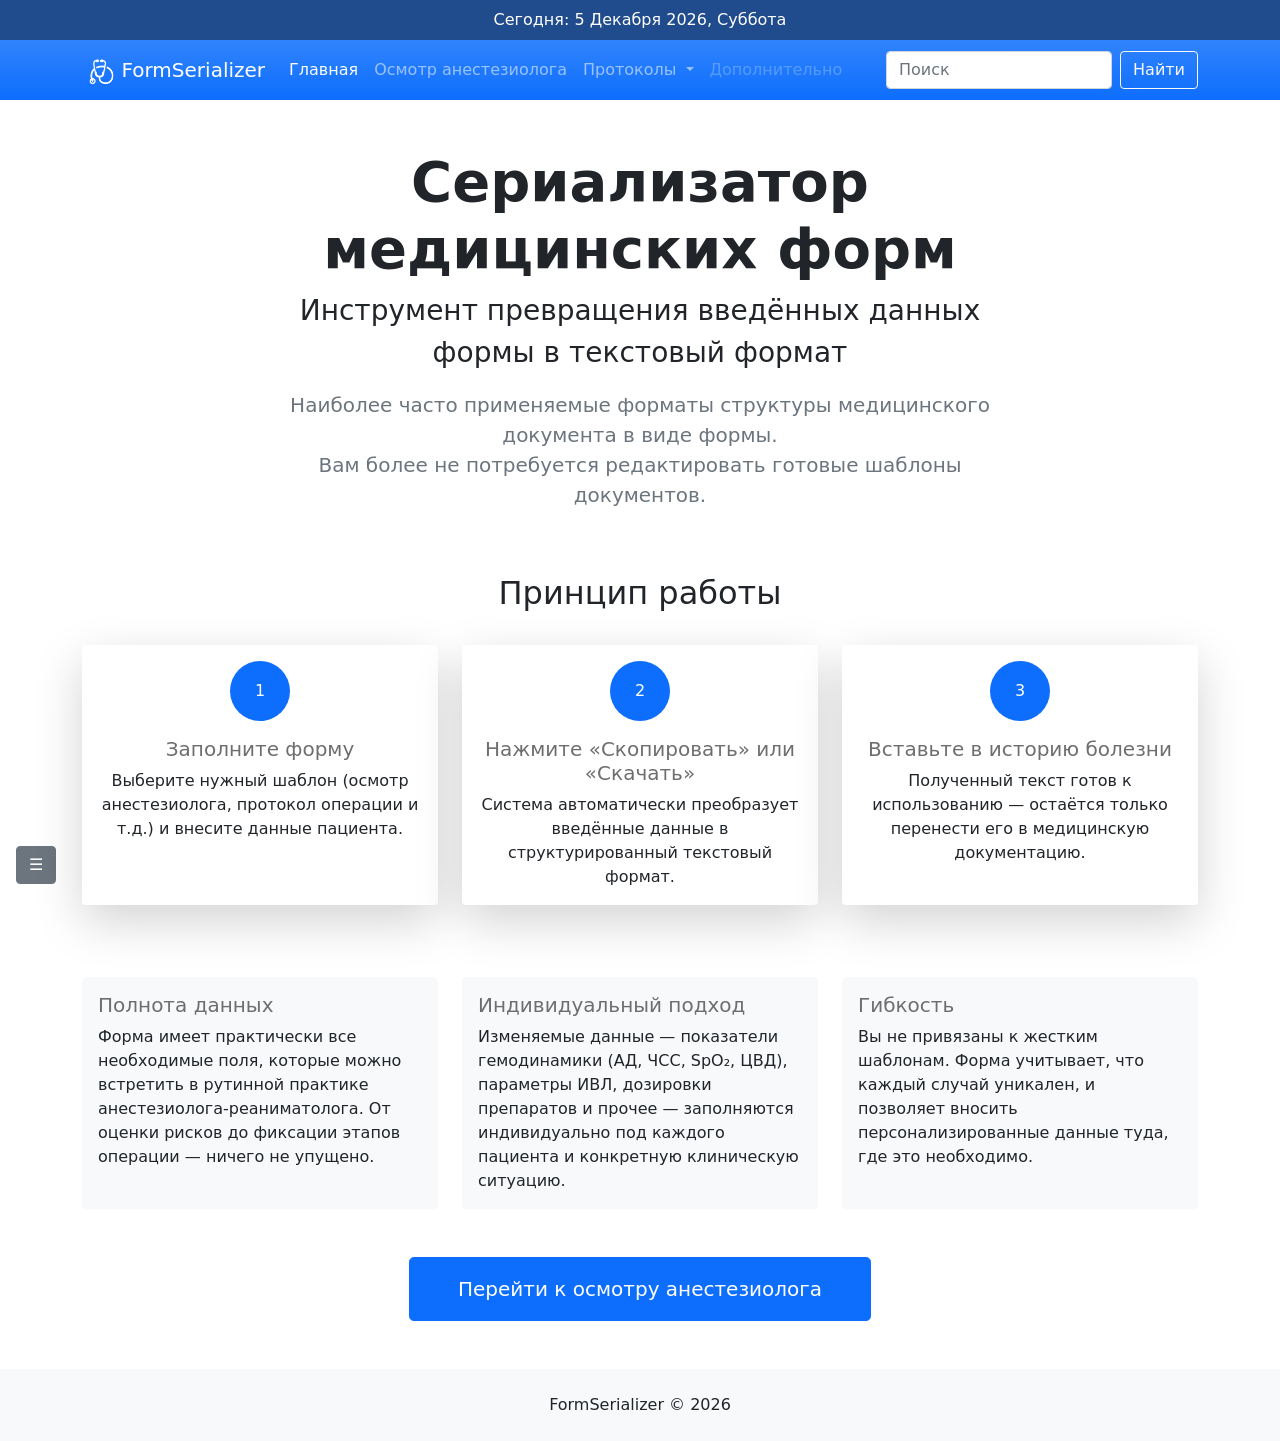
<file: index.html>
<!doctype html>
<html lang="ru">

<head>
  <meta charset="UTF-8" />
  <meta name="viewport" content="width=device-width, initial-scale=1.0" />
  <link rel="shortcut icon" href="img/icons/favicon.ico" />
  <link rel="stylesheet" type="text/css" href="css/lib/bootstrap.min.css" />
  <link rel="stylesheet" type="text/css" href="css/styles.css" />
  <title>Сериализатор медицинских форм</title>
</head>

<body>
  <header>
    <!-- Навигационная панель -->
    <div class="d-block px-3 py-2 text-center text-bold skippy" style="background-color: #083880; opacity: 90%">
      <a href="https://getbootstrap.com/" class="text-white text-decoration-none" id="upper-header-text">Работает с Bootstrap!</a>
    </div>
    <nav class="navbar navbar-expand-md navbar-dark bg-primary bg-gradient mb-4 py-0">
      <div class="container d-flex align-items-center">
        <!-- Логотип -->
        <a class="navbar-brand d-flex align-items-center" href="index.html">
          <img src="img/stethoscope_light.png" height="50px" alt="Изображение фонендоскопа" />FormSerializer
        </a>
        <!-- Ссылка на источник изображения: https://sergeychikin.ru/365/ Image by Сергей Чикин, brakodelnya@gmail.com-->

        <!-- Сворачиваемое меню  -->
        <div class="collapse navbar-collapse" id="navbarSupportedContent">
          <!-- Основные пункты меню (me-auto - выравнивание слева) -->
          <ul class="navbar-nav me-auto mb-2 mb-lg-0">
            <li class="nav-item">
              <a class="nav-link active" aria-current="page" href="index.html">Главная</a>
              <!-- Активная ссылка -->
            </li>
            <li class="nav-item">
              <a class="nav-link" href="anesth_consultation.html">Осмотр анестезиолога</a>
              <!-- Обычная ссылка -->
            </li>

            <!-- Выпадающее меню dropdown -->
            <li class="nav-item dropdown">
              <a class="nav-link dropdown-toggle" href="#" id="navbarDropdown" role="button" data-bs-toggle="dropdown"
                aria-expanded="false">
                Протоколы
              </a>
              <!-- Список выпадающего меню -->
              <ul id="main-menu-ul" class="dropdown-menu bg-light" aria-labelledby="navbarDropdown">
                <li><a class="dropdown-item" href="#">Протокол ЦВК</a></li>
                <li><a class="dropdown-item" href="#">Протокол артерия</a></li>
                <li><a class="dropdown-item" href="#">Протокол анестезии</a></li>
                <li>
                  <hr class="dropdown-divider" />
                  <!-- Разделитель пунктов меню -->
                </li>
                <li>
                  <a class="dropdown-item" href="#">Другие протоколы</a>
                </li>
              </ul>
            </li>

            <!-- Неактивная  ссылка -->
            <li class="nav-item">
              <a class="nav-link disabled" href="#" tabindex="-1" aria-disabled="true">Дополнительно</a>
            </li>
          </ul>

          <!-- Форма поиска как flex-контейнер -->
          <form class="d-flex" onsubmit="handleSearch(event)">
            <input class="form-control me-2" type="search" placeholder="Поиск" aria-label="Search">
            <button class="btn btn-outline-light" type="submit">
              Найти
            </button>
          </form>
        </div>
      </div>
    </nav>
  </header>

  <!-- Кнопка открытия бокового меню  -->
  <button class="btn btn-secondary position-fixed bottom-0 start-0 m-3" type="button" data-bs-toggle="offcanvas"
    data-bs-target="#sidebarMenu">
    ☰
  </button>

  <!-- Динамическое боковое меню offcanvas -->
  <div class="offcanvas offcanvas-start bg-light" id="sidebarMenu" aria-labelledby="sidebarLabel">
    <div class="offcanvas-header">
      <h5 class="offcanvas-title" id="sidebarLabel">Меню</h5>
      <button type="button" class="btn-close" data-bs-dismiss="offcanvas"></button>
    </div>
    <hr />
    <div class="offcanvas-body">
      <ul class="nav nav-pills flex-column mb-auto" id="menu-ul"></ul>
    </div>
  </div>

  <!-- ОСНОВНОЙ КОНТЕНТ  -->
  <main class="container my-5">
    <!-- Заголовок  -->
    <div class="row mb-5">
      <div class="col-lg-8 mx-auto text-center">
        <h1 class="display-4 fw-bold">Сериализатор медицинских форм</h1>
        <p class="lead fs-3">Инструмент превращения введённых данных формы в текстовый формат</p>
        <p class="fs-5 text-muted">
          Наиболее часто применяемые форматы структуры медицинского документа в виде формы.<br>
          Вам более не потребуется редактировать готовые шаблоны документов.
        </p>
      </div>
    </div>

    <!-- Как это работает  -->
    <div class="row mb-5">
      <div class="col-12 text-center mb-4">
        <h2 class="fw-semibold">Принцип работы</h2>
      </div>
      <div class="col-md-4 mb-4">
        <div class="card h-100 border-0 shadow-lg">
          <div class="card-body text-center">
            <div
              class="bg-primary text-white rounded-circle d-inline-flex align-items-center justify-content-center mb-3"
              style="width: 60px; height: 60px;">1</div>
            <h5 class="card-title">Заполните форму</h5>
            <p class="card-text">Выберите нужный шаблон (осмотр анестезиолога, протокол операции и т.д.) и внесите
              данные пациента.</p>
          </div>
        </div>
      </div>
      <div class="col-md-4 mb-4">
        <div class="card h-100 border-0 shadow-lg">
          <div class="card-body text-center">
            <div
              class="bg-primary text-white rounded-circle d-inline-flex align-items-center justify-content-center mb-3"
              style="width: 60px; height: 60px;">2</div>
            <h5 class="card-title">Нажмите «Скопировать» или «Скачать»</h5>
            <p class="card-text">Система автоматически преобразует введённые данные в структурированный текстовый
              формат.</p>
          </div>
        </div>
      </div>
      <div class="col-md-4 mb-4">
        <div class="card h-100 border-0 shadow-lg">
          <div class="card-body text-center">
            <div
              class="bg-primary text-white rounded-circle d-inline-flex align-items-center justify-content-center mb-3"
              style="width: 60px; height: 60px;">3</div>
            <h5 class="card-title">Вставьте в историю болезни</h5>
            <p class="card-text">Полученный текст готов к использованию — остаётся только перенести его в медицинскую
              документацию.</p>
          </div>
        </div>
      </div>
    </div>

    <!-- Дополнительная информация  -->
    <div class="row g-4">
      <div class="col-md-6 col-lg-4">
        <div class="card h-100 border-0 bg-light">
          <div class="card-body">
            <h5 class="card-title">Полнота данных</h5>
            <p class="card-text">Форма имеет практически все необходимые поля, которые можно встретить в рутинной
              практике анестезиолога-реаниматолога. От оценки рисков до фиксации этапов операции — ничего не упущено.
            </p>
          </div>
        </div>
      </div>
      <div class="col-md-6 col-lg-4">
        <div class="card h-100 border-0 bg-light">
          <div class="card-body">
            <h5 class="card-title">Индивидуальный подход</h5>
            <p class="card-text">Изменяемые данные — показатели гемодинамики (АД, ЧСС, SpO₂, ЦВД), параметры ИВЛ,
              дозировки препаратов и прочее — заполняются индивидуально под каждого пациента и конкретную клиническую
              ситуацию.</p>
          </div>
        </div>
      </div>
      <div class="col-md-6 col-lg-4">
        <div class="card h-100 border-0 bg-light">
          <div class="card-body">
            <h5 class="card-title">Гибкость</h5>
            <p class="card-text">Вы не привязаны к жестким шаблонам. Форма учитывает, что каждый случай уникален, и
              позволяет вносить персонализированные данные туда, где это необходимо.</p>
          </div>
        </div>
      </div>
    </div>

    <!-- button -->
    <div class="text-center mt-5">
      <a href="anesth_consultation.html" class="btn btn-primary btn-lg px-5 py-3">Перейти к осмотру анестезиолога</a>
    </div>
  </main>

  <!-- footer -->
  <footer class="bg-light py-4 mt-5">
    <div class="container text-center">
      FormSerializer © <span id="current-year"></span>
    </div>
  </footer>

  <!-- JS  -->
  <script src="js/lib/bootstrap.min.js"></script>
  <script src="js/source.js"></script>
  <script src="js/index_page_builder.js"></script>

</body>

</html>
</file>
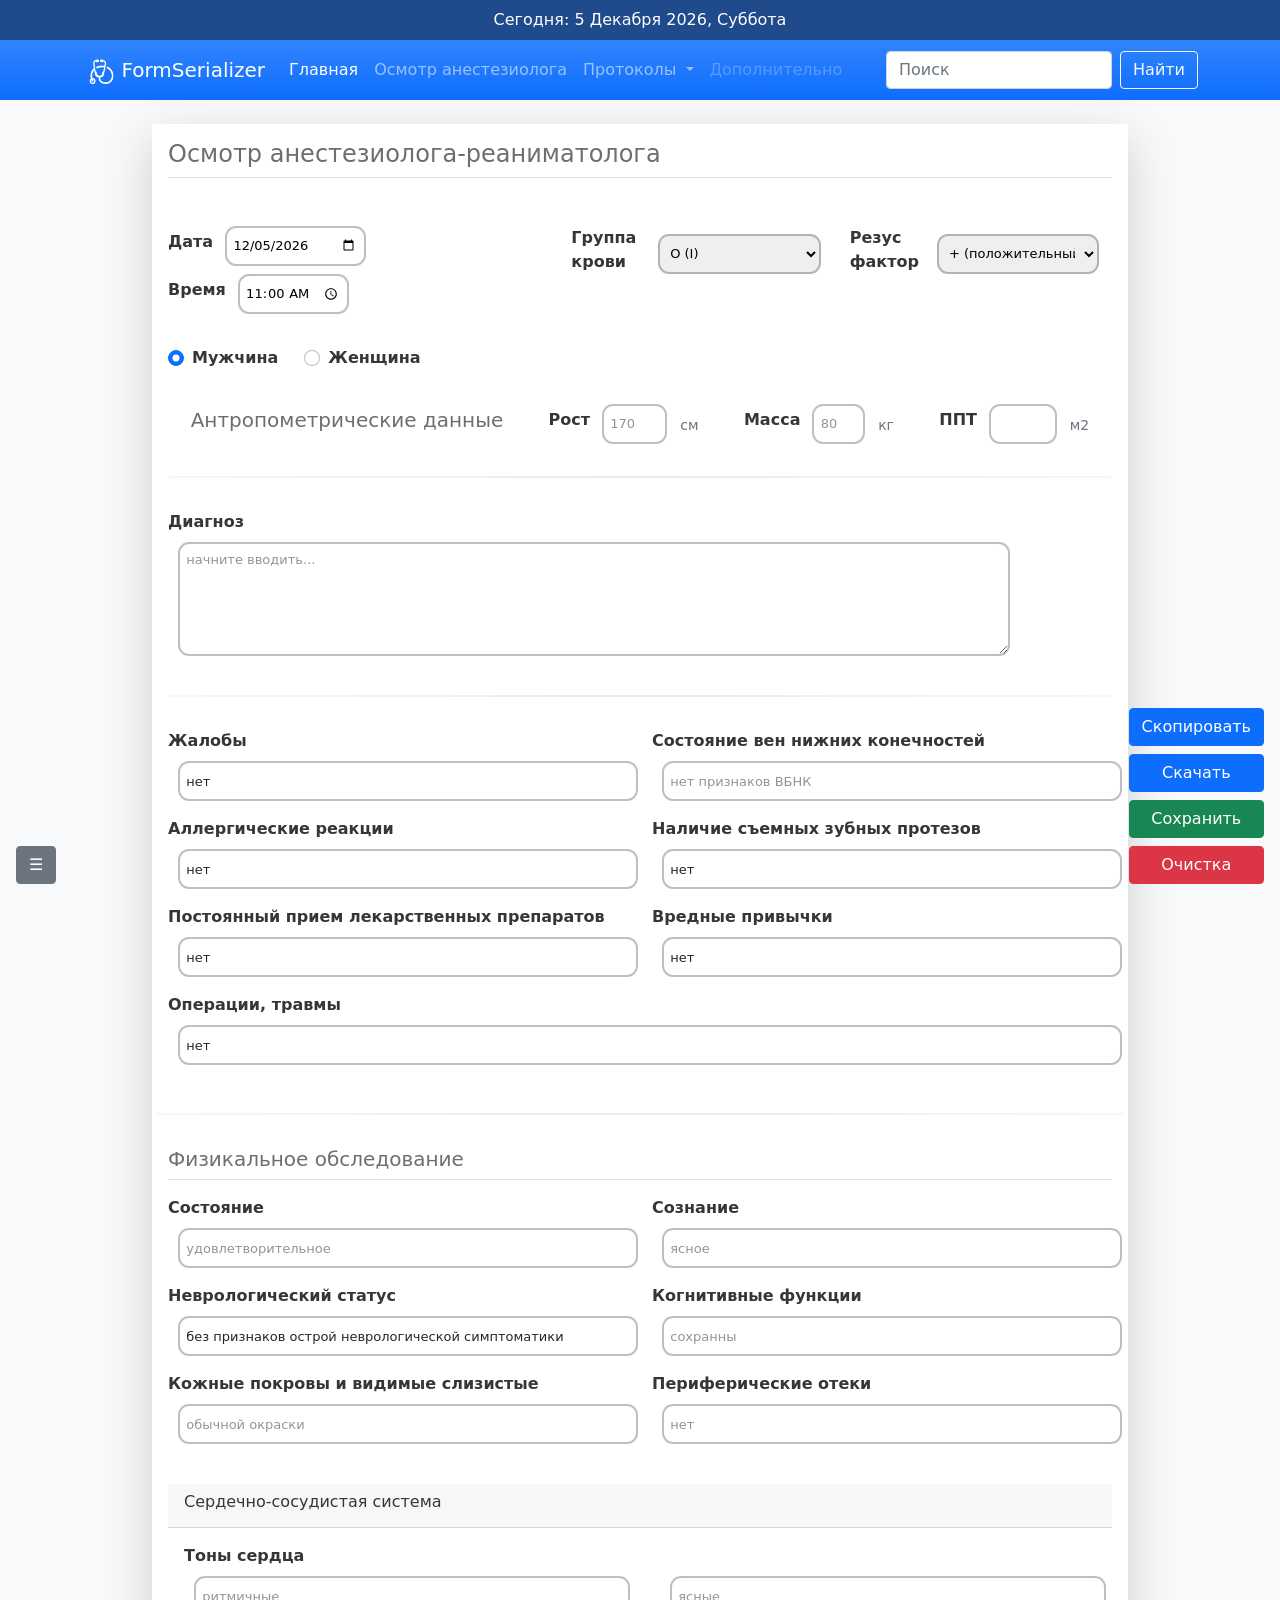
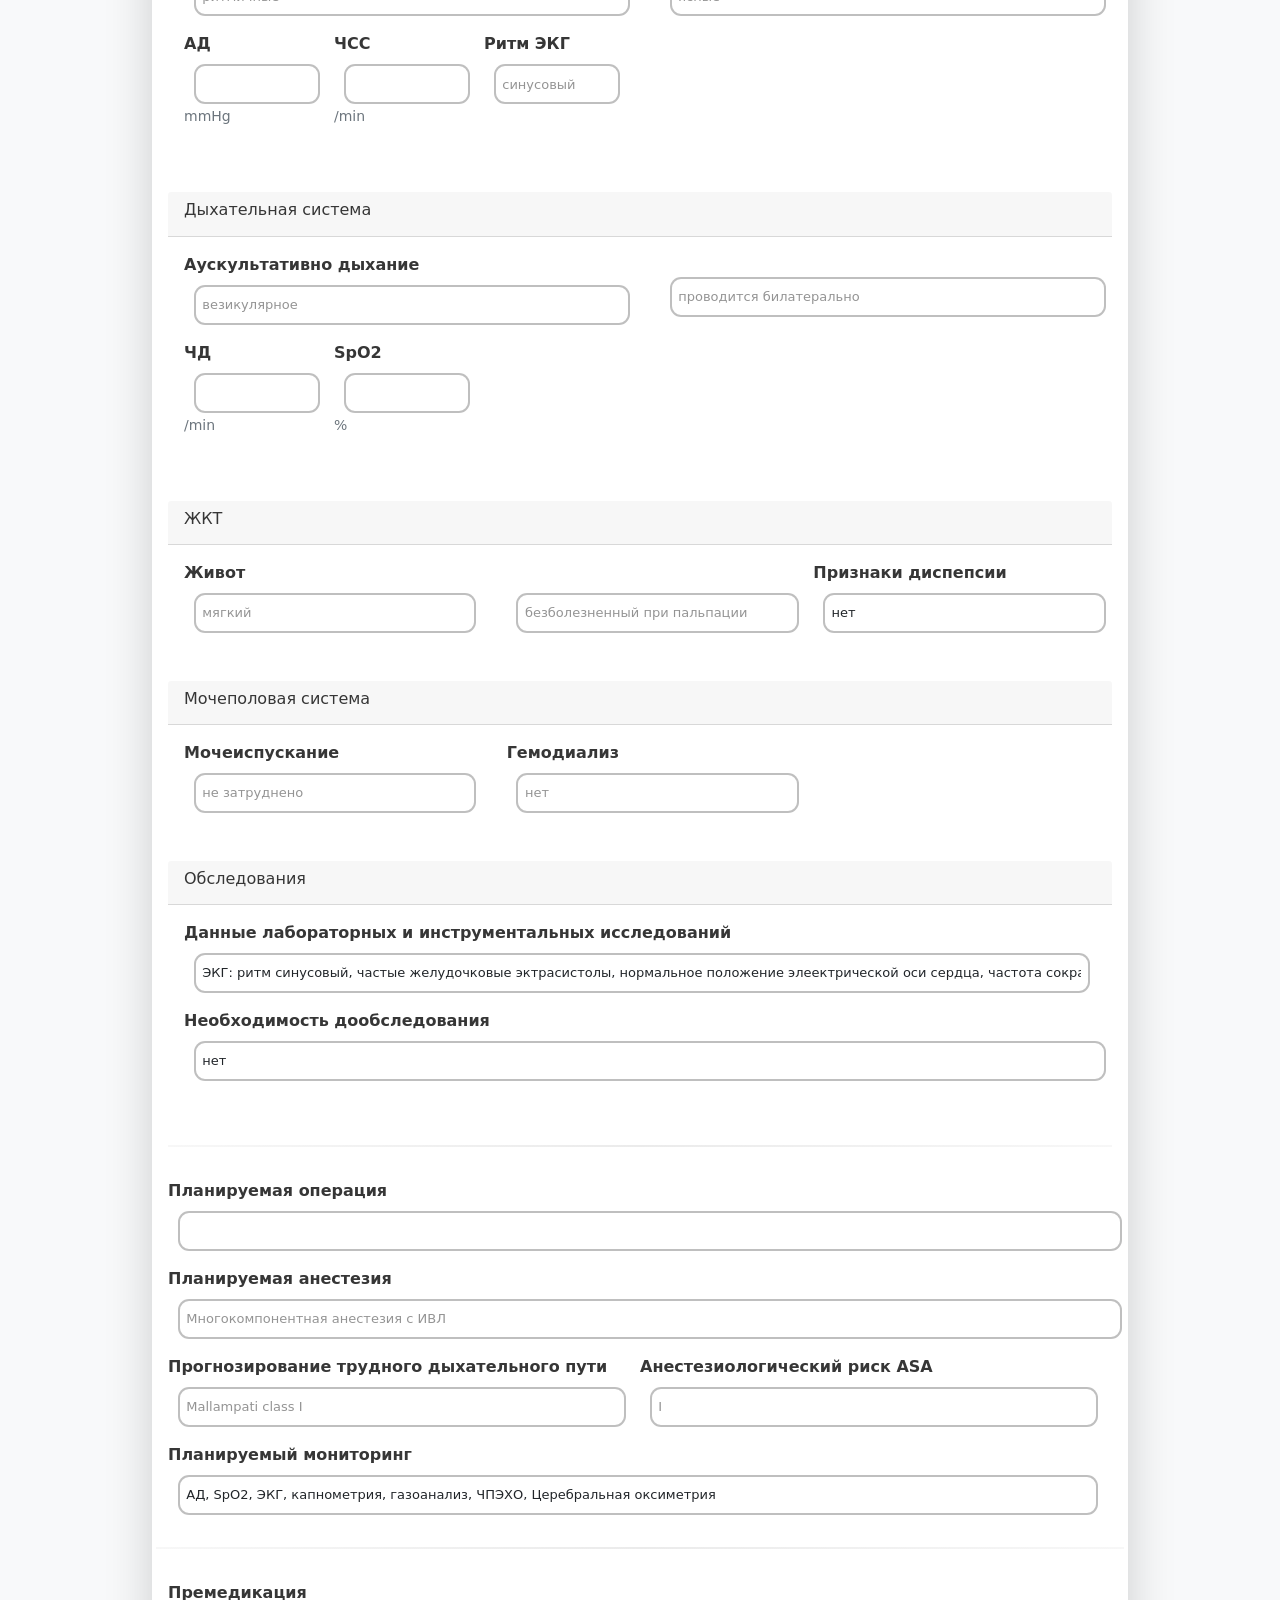
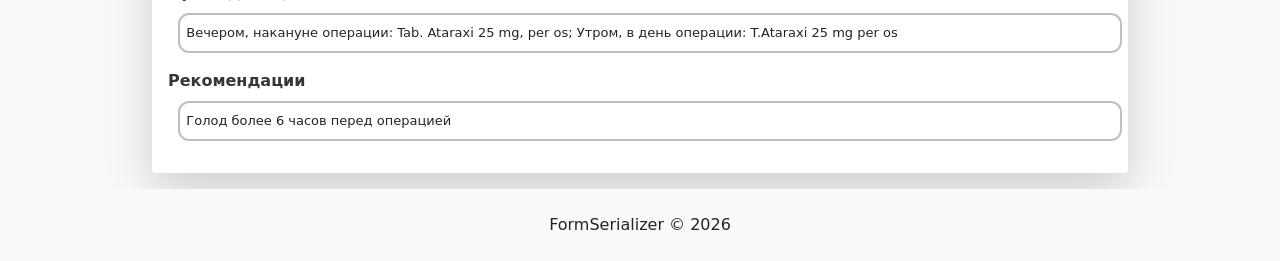
<file: anesth_consultation.html>
<!doctype html>
<html lang="ru">

<head>
  <meta charset="UTF-8" />
  <meta name="viewport" content="width=device-width, initial-scale=1.0" />
  <link rel="shortcut icon" href="img/icons/favicon.ico" />
  <link rel="stylesheet" type="text/css" href="css/lib/bootstrap.min.css" />
  <link rel="stylesheet" type="text/css" href="css/styles.css" />
  <title>Осмотр анестезиолога</title>
</head>

<body class="bg-light">
  <header>
    <!-- Навигационная панель -->
    <div class="d-block px-3 py-2 text-center text-bold skippy" style="background-color: #083880; opacity: 90%">
      <a href="https://getbootstrap.com/" class="text-white text-decoration-none" id="upper-header-text">Работает с Bootstrap!</a>
    </div>
    <nav class="navbar navbar-expand-md navbar-dark bg-primary bg-gradient mb-4 py-0">
      <div class="container d-flex align-items-center">
        <!-- Логотип -->
        <a class="navbar-brand d-flex align-items-center" href="index.html">
          <img src="img/stethoscope_light.png" height="50px" alt="Изображение фонендоскопа" />FormSerializer
        </a>
        <!-- Ссылка на источник изображения: https://sergeychikin.ru/365/ Image by Сергей Чикин, brakodelnya@gmail.com-->

        <!-- Сворачиваемое меню  -->
        <div class="collapse navbar-collapse" id="navbarSupportedContent">
          <!-- Основные пункты меню (me-auto - выравнивание слева) -->
          <ul class="navbar-nav me-auto mb-2 mb-lg-0">
            <li class="nav-item">
              <a class="nav-link active" aria-current="page" href="index.html">Главная</a>
              <!-- Активная ссылка -->
            </li>
            <li class="nav-item">
              <a class="nav-link" href="anesth_consultation.html">Осмотр анестезиолога</a>
              <!-- Обычная ссылка -->
            </li>

            <!-- Выпадающее меню dropdown -->
            <li class="nav-item dropdown">
              <a class="nav-link dropdown-toggle" href="#" id="navbarDropdown" role="button" data-bs-toggle="dropdown"
                aria-expanded="false">
                Протоколы
              </a>
              <!-- Список выпадающего меню -->
              <ul id="main-menu-ul" class="dropdown-menu bg-light" aria-labelledby="navbarDropdown">
                <li><a class="dropdown-item" href="#">Протокол ЦВК</a></li>
                <li><a class="dropdown-item" href="#">Протокол артерия</a></li>
                <li><a class="dropdown-item" href="#">Протокол анестезии</a></li>
                <li>
                  <hr class="dropdown-divider" />
                  <!-- Разделитель пунктов меню -->
                </li>
                <li>
                  <a class="dropdown-item" href="#">Другие протоколы</a>
                </li>
              </ul>
            </li>

            <!-- Неактивная  ссылка -->
            <li class="nav-item">
              <a class="nav-link disabled" href="#" tabindex="-1" aria-disabled="true">Дополнительно</a>
            </li>
          </ul>

          <!-- Форма поиска как flex-контейнер -->
          <form class="d-flex" onsubmit="handleSearch(event)">
            <input class="form-control me-2" type="search" placeholder="Поиск" aria-label="Search">
            <button class="btn btn-outline-light" type="submit">
              Найти
            </button>
          </form>
        </div>
      </div>
    </nav>
  </header>

  <!-- Кнопка открытия меню -->
  <button class="btn btn-secondary position-fixed bottom-0 start-0 m-3" type="button" data-bs-toggle="offcanvas"
    data-bs-target="#sidebarMenu" id="main-dropdown-butt">
    ☰
  </button>

  <!-- Боковое меню offcanvas (динамическое меню будет заполнено скриптом) -->
  <div class="offcanvas offcanvas-start bg-light" id="sidebarMenu" aria-labelledby="sidebarLabel">
    <div class="offcanvas-header">
      <h5 class="offcanvas-title" id="sidebarLabel">Меню</h5>

      <button type="button" class="btn-close" data-bs-dismiss="offcanvas"></button>
    </div>
    <hr />
    <div class="offcanvas-body">
      <!-- Динамическое меню -->
      <ul class="nav nav-pills flex-column mb-auto" id="menu-ul"></ul>
    </div>
  </div>

  <!-- Кнопки справа внизу -->
  <div class="position-fixed bottom-0 end-0 m-3 d-flex flex-column gap-2">
    <button class="btn btn-primary" id="copy-button" title="Скопировать текст формы в буфер-обмена">Скопировать</button>
    <button class="btn btn-primary" id="save-to-file-button" title="Скачать файл с текстом">Скачать</button>
    <button class="btn btn-success" id="save-to-file-ls" title="Сохранить в локальное хранилище">Сохранить</button>
    <button class="btn btn-danger" id="clear-ls" title="Очистить локальное хранилище"
      onclick="clearLocalStorage()">Очистка</button>
  </div>
  <!---------------------------------------------------------------------------------------->
  <main class="container content"> <!-- Главный контейнер-->

    <div class="my-lg-3 p-3 bg-white rounded-bottom shadow-lg ">
      <!------ FORM ------->
      <form class="form-group" id="main-form">
        <div id="block-1">
          <!-- Heading -->
          <h4 class="border-bottom border-gray pb-2 mb-0">Осмотр анестезиолога-реаниматолога</h4>
          <!-- НАЧАЛО -- Блок-1: Дата, Время, Антропометрические данные, Группа крови, Резус фактор -->
          <div class="row mt-4 g-4">
            <!-- Дата и время + Пол -->
            <div class="col">
              <!-- Дата и время -->
              <div class="d-flex flex-column gap-2">
                <div class="d-flex align-items-center fixed-input" id="date"></div>
                <div class="d-flex align-items-center fixed-input" id="time"></div>
              </div>
              <!-- Пол -->
              <div class="d-flex gap-4 mt-3 pt-3">
                <div class="form-check" id="male"></div>
                <div class="form-check" id="female"></div>
              </div>
            </div>

            <!-- Группа крови и Резус -->
            <div class="col-md-7">
              <div class="row g-3">
                <div class="col-md-6">
                  <div class="d-flex align-items-center" id="blood-gr"></div>
                </div>
                <div class="col-md-6">
                  <div class="d-flex align-items-center" id="blood-gr-rh"></div>
                </div>
              </div>
            </div>
          </div>

          <!-- Антропометрические данные -->
          <div class="row mt-4">
            <div class="col">
              <div class="d-flex flex-nowrap align-items-center justify-content-around">
                <div class="text-muted" id="block-anthropometric-data"></div>
                <div class="d-flex align-items-center fixed-input" id="growth"></div>
                <div class="d-flex align-items-center fixed-input" id="mass"></div>
                <div class="d-flex align-items-center fixed-input" id="bsa-result"></div>
              </div>

            </div>
          </div>
        </div>
        <!-- КОНЕЦ -- Блок-1 -->
        <div id="block-2">
          <!-- НАЧАЛО -- Блок-2: Диагноз -->
          <div class="d-flex">
            <div id="diagnosis"></div>
          </div>
        </div>


        <!-- КОНЕЦ -- Блок-2 -->
        <div class="row" id="block-3">
          <!-- НАЧАЛО -- Блок-3: Доп сведения, операции, аллергии итд -->

          <!-- ЛЕВЫЙ СТОЛБЕЦ: жалобы, аллергия, лекарства -->
          <div class="col-md-6">
            <div id="added-info-about-ds"></div>
            <div id="complaints" class="mb-3"></div>
            <div id="allergy" class="mb-3"></div>
            <div id="drugs" class="mb-3"></div>
          </div>

          <!-- ПРАВЫЙ СТОЛБЕЦ: состояние вен, зубы, операции, вредные привычки -->
          <div class="col-md-6">
            <div class="mb-3" id="condition-of-veins"></div>
            <div class="mb-3" id="dentures"></div>
            <div class="mb-3" id="bad-habits"></div>
          </div>
          <div class="mb-3" id="other-operations"></div>
        </div>
        <!-- Конец -- Блок-3: Доп сведения, операции, аллергии итд -->
        <div class="border-bottom border-gray mb-3" id="block-physical-exam"></div>
        <!-- Заголовок: Физикальное обследование -->


        <div class="row" id="block-4">
          <!-- НАЧАЛО -- Блок-4: Физикальное обследование -->
          <div class="col-6 mb-3" id="patient-state"></div>
          <div class="col-6 mb-3" id="patient-consciousness"></div>
          <div class="col-6 mb-3" id="patient-status-neuro"></div>
          <div class="col-6 mb-3" id="patient-status-cognitive"></div>
          <div class="col-6 mb-3" id="patient-skin"></div>
          <div class="col-6" id="patient-edema"></div>
          <div class="mb-4"></div>
          <div>
            <div class="rounded-top-5">
              <div class="card-header">
                <h6>Сердечно-сосудистая система</h6>
              </div>
              <div class="card-body">
                <div class="row mb-3">
                  <div class="col me-3" id="patient-heart-tones-1"></div>
                  <div class="col" id="patient-heart-tones-2"></div>
                </div>
                <div class="row mb-3">
                  <div class="col-6 mb-3  fixed-input" id="patient-ad"></div>
                  <div class="col-6 mb-3 fixed-input" id="patient-pulse"></div>
                  <div class="col-6 mb-3 fixed-input" id="patient-ecg"></div>
                </div>
              </div>
            </div>
          </div>
          <div class="mb-3"></div>
          <div class="rounded-top-5">
            <div class="card-header">
              <h6>Дыхательная система</h6>
            </div>
            <div class="card-body">
              <div class="row mb-3">
                <div class="col me-3" id="patient-auscultation-type-1"></div>
                <div class="col" id="patient-auscultation-type-2"></div>
              </div>
              <div class="row mb-3">
                <div class="col-6 mb-3  fixed-input" id="patient-breath-rate"></div>
                <div class="col-6 mb-3 fixed-input" id="patient-spo2"></div>
                <div class="col-6 mb-1 fixed-input" id="patient-ecg"></div>
              </div>
            </div>

          </div>
          <div class="mb-3"></div>
          <div class="rounded-top-5">
            <div class="card-header">
              <h6>ЖКТ</h6>
            </div>
            <div class="card-body">
              <div class="row mb-3">
                <div class="col me-3" id="patient-abdomen-1"></div>
                <div class="col" id="patient-abdomen-2"></div>
                <div class="col" id="patient-dyspes"></div>
              </div>
            </div>
          </div>
          <div class="mb-3"></div>

          <div class="rounded-top-5">
            <div class="card-header">
              <h6>Мочеполовая система</h6>
            </div>
            <div class="card-body">
              <div class="row mb-3">
                <div class="col me-3" id="patient-urination"></div>
                <div class="col" id="patient-dialisis"></div>
                <div class="col" id="patient-dyspes"></div>
              </div>
            </div>
          </div>
        </div>
        <div class="mb-3"></div>
        <!-- КОНЕЦ -- Блок-4: Физикальное обследование -->

        <div id="block-5">
          <!-- НАЧАЛО -- Блок-5: Лабораторные данные, дообследование -->

          <div class="rounded-top-5">
            <div class="card-header">
              <h6>Обследования</h6>
            </div>
            <div class="card-body">
              <div class="row mb-3">
                <div class="col me-3" id="analiysis"></div>
              </div>
              <div class="row mb-3">
                <div class="col" id="deep-examination"></div>
              </div>
            </div>


          </div>
          <!-- КОНЕЦ -- Блок-5: Лабораторные данные, дообследование -->
          <div class="line-spacer"></div>
          <!----------------------------------->
          <div class="row" id="block-6">
            <!-- НАЧАЛО -- Блок-6: Планируемая операция, анестезия... -->
            <div class="mb-3" id="planned-operation"></div>
            <div class="mb-3" id="planned-anesth"></div>
            <div class="row align-content-center">
              <div class="col-6 mb-3 align-content-center" id="mallampati"></div>
              <div class="col-6 mb-3 align-content-center" id="asa"></div>
              <div class="col" id="planned-monitoring"></div>
            </div>
          </div>
          <!-- КОНЕЦ -- Блок-6: Планируемая операция, анестезия... -->

          <!----------------------------------->
          <div class="row" id="block-7">
            <!-- НАЧАЛО -- Блок-7: Планируемый мониторинг, премедикация... -->

            <div class="mb-3" id="premedecation"></div>
            <div class="mb-3" id="recomendations"></div>
          </div>
          <!-- КОНЕЦ -- Блок-7: Планируемый мониторинг, премедикация... -->

        </div>
      </form>
    </div>
  </main>
  <footer class="bg-light py-4">
    <div class="container text-center">
      FormSerializer © <span id="current-year"></span>
    </div>
  </footer>

  <script src="js/lib/bootstrap.min.js">
    // bootstrap
  </script>
  <script src="js/source.js">
    // JS
  </script>
  <script src="js/anesth_consult_page_builder.js">
    // JS
  </script>
  <script src="js/anesth_variables.js">
    // JS
  </script>
</body>


</html>
</file>
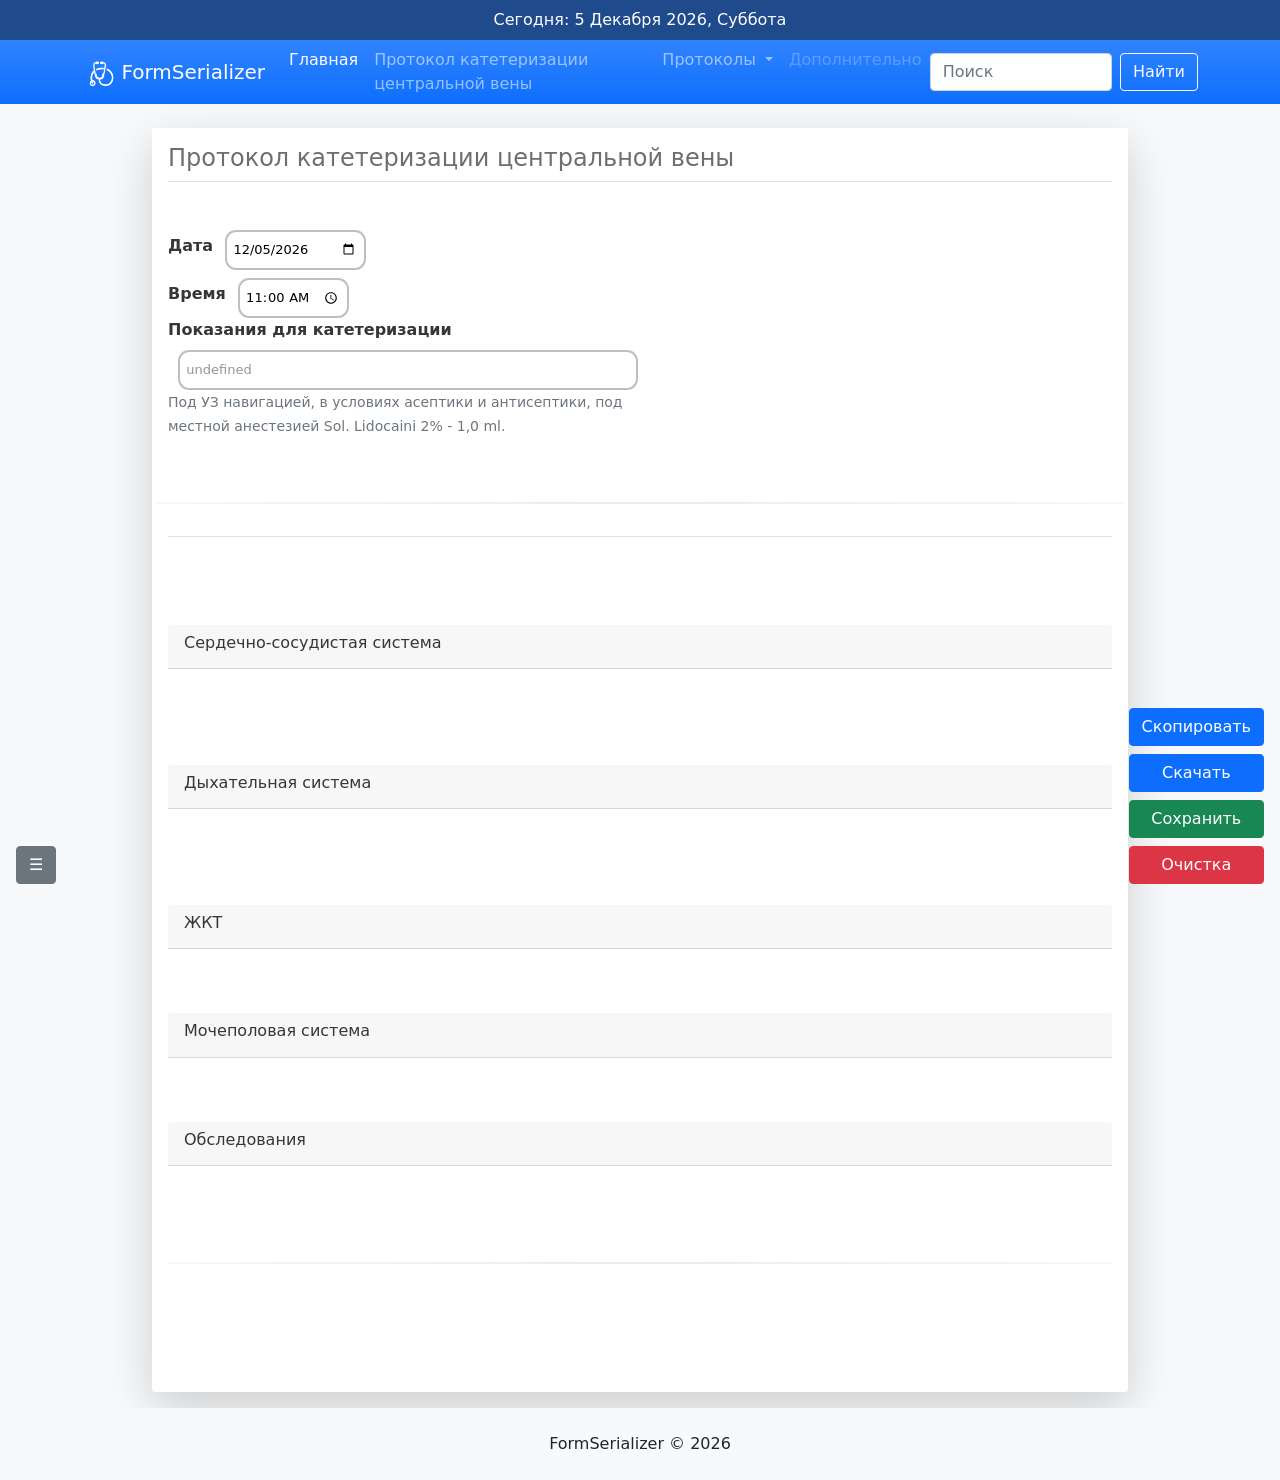
<file: central_ven_catheter.html>
<!doctype html>
<html lang="ru">

<head>
  <meta charset="UTF-8" />
  <meta name="viewport" content="width=device-width, initial-scale=1.0" />
  <link rel="shortcut icon" href="img/icons/favicon.ico" />
  <link rel="stylesheet" type="text/css" href="css/lib/bootstrap.min.css" />
  <link rel="stylesheet" type="text/css" href="css/styles.css" />
  <title>Осмотр анестезиолога</title>
</head>

<body class="bg-light">
  <header>
    <!-- Навигационная панель -->
    <div class="d-block px-3 py-2 text-center text-bold skippy" style="background-color: #083880; opacity: 90%">
      <a href="https://getbootstrap.com/" class="text-white text-decoration-none" id="upper-header-text">Работает с Bootstrap!</a>
    </div>
    <nav class="navbar navbar-expand-md navbar-dark bg-primary bg-gradient mb-4 py-0">
      <div class="container d-flex align-items-center">
        <!-- Логотип -->
        <a class="navbar-brand d-flex align-items-center" href="index.html">
          <img src="img/stethoscope_light.png" height="50px" alt="Изображение фонендоскопа" />FormSerializer
        </a>
        <!-- Ссылка на источник изображения: https://sergeychikin.ru/365/ Image by Сергей Чикин, brakodelnya@gmail.com-->

        <!-- Сворачиваемое меню  -->
        <div class="collapse navbar-collapse" id="navbarSupportedContent">
          <!-- Основные пункты меню (me-auto - выравнивание слева) -->
          <ul class="navbar-nav me-auto mb-2 mb-lg-0">
            <li class="nav-item">
              <a class="nav-link active" aria-current="page" href="index.html">Главная</a>
              <!-- Активная ссылка -->
            </li>
            <li class="nav-item">
              <a class="nav-link" href="anesth_consultation.html">Протокол катетеризации центральной вены</a>
              <!-- Обычная ссылка -->
            </li>

            <!-- Выпадающее меню dropdown -->
            <li class="nav-item dropdown">
              <a class="nav-link dropdown-toggle" href="#" id="navbarDropdown" role="button" data-bs-toggle="dropdown"
                aria-expanded="false">
                Протоколы
              </a>
              <!-- Список выпадающего меню -->
              <ul id="main-menu-ul" class="dropdown-menu bg-light" aria-labelledby="navbarDropdown">
                <li><a class="dropdown-item" href="#">Протокол ЦВК</a></li>
                <li><a class="dropdown-item" href="#">Протокол артерия</a></li>
                <li><a class="dropdown-item" href="#">Протокол анестезии</a></li>
                <li>
                  <hr class="dropdown-divider" />
                  <!-- Разделитель пунктов меню -->
                </li>
                <li>
                  <a class="dropdown-item" href="#">Другие протоколы</a>
                </li>
              </ul>
            </li>

            <!-- Неактивная  ссылка -->
            <li class="nav-item">
              <a class="nav-link disabled" href="#" tabindex="-1" aria-disabled="true">Дополнительно</a>
            </li>
          </ul>

          <!-- Форма поиска как flex-контейнер -->
          <form class="d-flex" onsubmit="handleSearch(event)">
            <input class="form-control me-2" type="search" placeholder="Поиск" aria-label="Search">
            <button class="btn btn-outline-light" type="submit">
              Найти
            </button>
          </form>
        </div>
      </div>
    </nav>
  </header>

  <!-- Кнопка открытия меню -->
  <button class="btn btn-secondary position-fixed bottom-0 start-0 m-3" type="button" data-bs-toggle="offcanvas"
    data-bs-target="#sidebarMenu" id="main-dropdown-butt">
    ☰
  </button>

  <!-- Боковое меню offcanvas (динамическое меню будет заполнено скриптом) -->
  <div class="offcanvas offcanvas-start bg-light" id="sidebarMenu" aria-labelledby="sidebarLabel">
    <div class="offcanvas-header">
      <h5 class="offcanvas-title" id="sidebarLabel">Меню</h5>

      <button type="button" class="btn-close" data-bs-dismiss="offcanvas"></button>
    </div>
    <hr />
    <div class="offcanvas-body">
      <!-- Динамическое меню -->
      <ul class="nav nav-pills flex-column mb-auto" id="menu-ul"></ul>
    </div>
  </div>

  <!-- Кнопки справа внизу -->
  <div class="position-fixed bottom-0 end-0 m-3 d-flex flex-column gap-2">
    <button class="btn btn-primary" id="copy-button" title="Скопировать текст формы в буфер-обмена">Скопировать</button>
    <button class="btn btn-primary" id="save-to-file-button" title="Скачать файл с текстом">Скачать</button>
    <button class="btn btn-success" id="save-to-file-ls" title="Сохранить в локальное хранилище">Сохранить</button>
    <button class="btn btn-danger" id="clear-ls" title="Очистить локальное хранилище"
      onclick="clearLocalStorage()">Очистка</button>
  </div>
  <!---------------------------------------------------------------------------------------->
  <main class="container content"> <!-- Главный контейнер-->

    <div class="my-lg-3 p-3 bg-white rounded-bottom shadow-lg ">
      <!------ FORM ------->
      <form class="form-group" id="main-form">
        <div id="block-1">
          <!-- Heading -->
          <h4 class="border-bottom border-gray pb-2 mb-0">Протокол катетеризации центральной вены</h4>
          <div class="row mt-4 g-4">
            <div class="col">
              <!-- Дата и время -->
              <div class="d-flex flex-column gap-2">
                <div class="d-flex align-items-center fixed-input" id="date"></div>
                <div class="d-flex align-items-center fixed-input" id="time"></div>
              </div>

          </div>
        </div>
        <!-- КОНЕЦ -- Блок-1 -->
            <!-- КОНЕЦ -- Блок-2 -->
        <div class="row" id="block-3">
          <!-- НАЧАЛО -- Блок-3: Доп сведения, операции, аллергии итд -->

          <!-- ЛЕВЫЙ СТОЛБЕЦ: жалобы, аллергия, лекарства -->
          <div class="col-md-6">
            <div id="indications-for-catheterization"></div>
            <div id="complaints" class="mb-3"></div>
            <div id="allergy" class="mb-3"></div>
            <div id="drugs" class="mb-3"></div>
          </div>

          <!-- ПРАВЫЙ СТОЛБЕЦ: состояние вен, зубы, операции, вредные привычки -->
          <div class="col-md-6">
            <div class="mb-3" id="condition-of-veins"></div>
            <div class="mb-3" id="dentures"></div>
            <div class="mb-3" id="bad-habits"></div>
          </div>
          <div class="mb-3" id="other-operations"></div>
        </div>
        <!-- Конец -- Блок-3: Доп сведения, операции, аллергии итд -->
        <div class="border-bottom border-gray mb-3" id="block-physical-exam"></div>
        <!-- Заголовок: Физикальное обследование -->


        <div class="row" id="block-4">
          <!-- НАЧАЛО -- Блок-4: Физикальное обследование -->
          <div class="col-6 mb-3" id="patient-state"></div>
          <div class="col-6 mb-3" id="patient-consciousness"></div>
          <div class="col-6 mb-3" id="patient-status-neuro"></div>
          <div class="col-6 mb-3" id="patient-status-cognitive"></div>
          <div class="col-6 mb-3" id="patient-skin"></div>
          <div class="col-6" id="patient-edema"></div>
          <div class="mb-4"></div>
          <div>
            <div class="rounded-top-5">
              <div class="card-header">
                <h6>Сердечно-сосудистая система</h6>
              </div>
              <div class="card-body">
                <div class="row mb-3">
                  <div class="col me-3" id="patient-heart-tones-1"></div>
                  <div class="col" id="patient-heart-tones-2"></div>
                </div>
                <div class="row mb-3">
                  <div class="col-6 mb-3  fixed-input" id="patient-ad"></div>
                  <div class="col-6 mb-3 fixed-input" id="patient-pulse"></div>
                  <div class="col-6 mb-3 fixed-input" id="patient-ecg"></div>
                </div>
              </div>
            </div>
          </div>
          <div class="mb-3"></div>
          <div class="rounded-top-5">
            <div class="card-header">
              <h6>Дыхательная система</h6>
            </div>
            <div class="card-body">
              <div class="row mb-3">
                <div class="col me-3" id="patient-auscultation-type-1"></div>
                <div class="col" id="patient-auscultation-type-2"></div>
              </div>
              <div class="row mb-3">
                <div class="col-6 mb-3  fixed-input" id="patient-breath-rate"></div>
                <div class="col-6 mb-3 fixed-input" id="patient-spo2"></div>
                <div class="col-6 mb-1 fixed-input" id="patient-ecg"></div>
              </div>
            </div>

          </div>
          <div class="mb-3"></div>
          <div class="rounded-top-5">
            <div class="card-header">
              <h6>ЖКТ</h6>
            </div>
            <div class="card-body">
              <div class="row mb-3">
                <div class="col me-3" id="patient-abdomen-1"></div>
                <div class="col" id="patient-abdomen-2"></div>
                <div class="col" id="patient-dyspes"></div>
              </div>
            </div>
          </div>
          <div class="mb-3"></div>

          <div class="rounded-top-5">
            <div class="card-header">
              <h6>Мочеполовая система</h6>
            </div>
            <div class="card-body">
              <div class="row mb-3">
                <div class="col me-3" id="patient-urination"></div>
                <div class="col" id="patient-dialisis"></div>
                <div class="col" id="patient-dyspes"></div>
              </div>
            </div>
          </div>
        </div>
        <div class="mb-3"></div>
        <!-- КОНЕЦ -- Блок-4: Физикальное обследование -->

        <div id="block-5">
          <!-- НАЧАЛО -- Блок-5: Лабораторные данные, дообследование -->
          <div class="rounded-top-5">
            <div class="card-header">
              <h6>Обследования</h6>
            </div>
            <div class="card-body">
              <div class="row mb-3">
                <div class="col me-3" id="analiysis"></div>
              </div>
              <div class="row mb-3">
                <div class="col" id="deep-examination"></div>
              </div>
            </div>


          </div>
          <!-- КОНЕЦ -- Блок-5: Лабораторные данные, дообследование -->
          <div class="line-spacer"></div>
          <!----------------------------------->
          <div class="row" id="block-6">
            <!-- НАЧАЛО -- Блок-6: Планируемая операция, анестезия... -->
            <div class="mb-3" id="planned-operation"></div>
            <div class="mb-3" id="planned-anesth"></div>
            <div class="row align-content-center">
              <div class="col-6 mb-3 align-content-center" id="mallampati"></div>
              <div class="col-6 mb-3 align-content-center" id="asa"></div>
              <div class="col" id="planned-monitoring"></div>
            </div>
          </div>
          <!-- КОНЕЦ -- Блок-6: Планируемая операция, анестезия... -->

          <!----------------------------------->
          <div class="row" id="block-7">
            <!-- НАЧАЛО -- Блок-7: Планируемый мониторинг, премедикация... -->

            <div class="mb-3" id="premedecation"></div>
            <div class="mb-3" id="recomendations"></div>
          </div>
          <!-- КОНЕЦ -- Блок-7: Планируемый мониторинг, премедикация... -->

        </div>
      </form>
    </div>
  </main>
  <footer class="bg-light py-4">
    <div class="container text-center">
      FormSerializer © <span id="current-year"></span>
    </div>
  </footer>

  <script src="js/lib/bootstrap.min.js">
    // bootstrap
  </script>
  <script src="js/source.js">
    // JS
  </script>
  <script src="js/central_ven_catheter_builder.js">
    // JS
  </script>
  <script src="js/anesth_variables.js">
    // JS
  </script>
</body>


</html>
</file>
<file: css/styles.css>
.content {
  color: #363636;
  max-width: 1000px;
}

/* Формы */
.form-group label {
  margin-right: 2px;
  font-weight: bold;
}

/* Поля ввода */
.form-group input:not([type="radio"]):not([type="checkbox"]), /* исключение для радибаттон и чекбокс */
.form-group textarea,
.form-group select {
  border: 2px solid rgba(0, 0, 0, 0.25) !important;
  width: 100%;
  font-size: 13px;
  font-weight: 500;
  min-height: 40px;
  margin-left: 0.75em;
  margin-right: 1em;
  border-radius: 11px;
  padding: 0.5em;
  transition: all 0.2s;
  outline: none;
  cursor: text;
  overflow: auto;
}

/* Состояния полей */
.form-group textarea:focus,
.form-group select:focus {
  background: #fff;
  border: 2px solid #007bff;
  box-shadow: 0 0 5px rgba(0, 123, 255, 1);
}

/* placeholder */
.form-group input::placeholder,
.form-group textarea::placeholder {
  font-weight: normal;
  color: #949494;
}

/* Фикисрованный размер для label, input */
.fixed-label {
  min-width: 100px;
}
.fixed-input {
  width: 150px;
}

/* Line spacer */
.line-spacer {
  display: block;
  height: 2px;
  background-image: linear-gradient(90deg, #f7f7f7, #ebebeb, #f7f7f7);
  margin-top: 2em;
  margin-bottom: 2em;
}

/* headers */
h3,
h4,
h5 {
  color: rgb(110, 110, 110);
}
</file>
